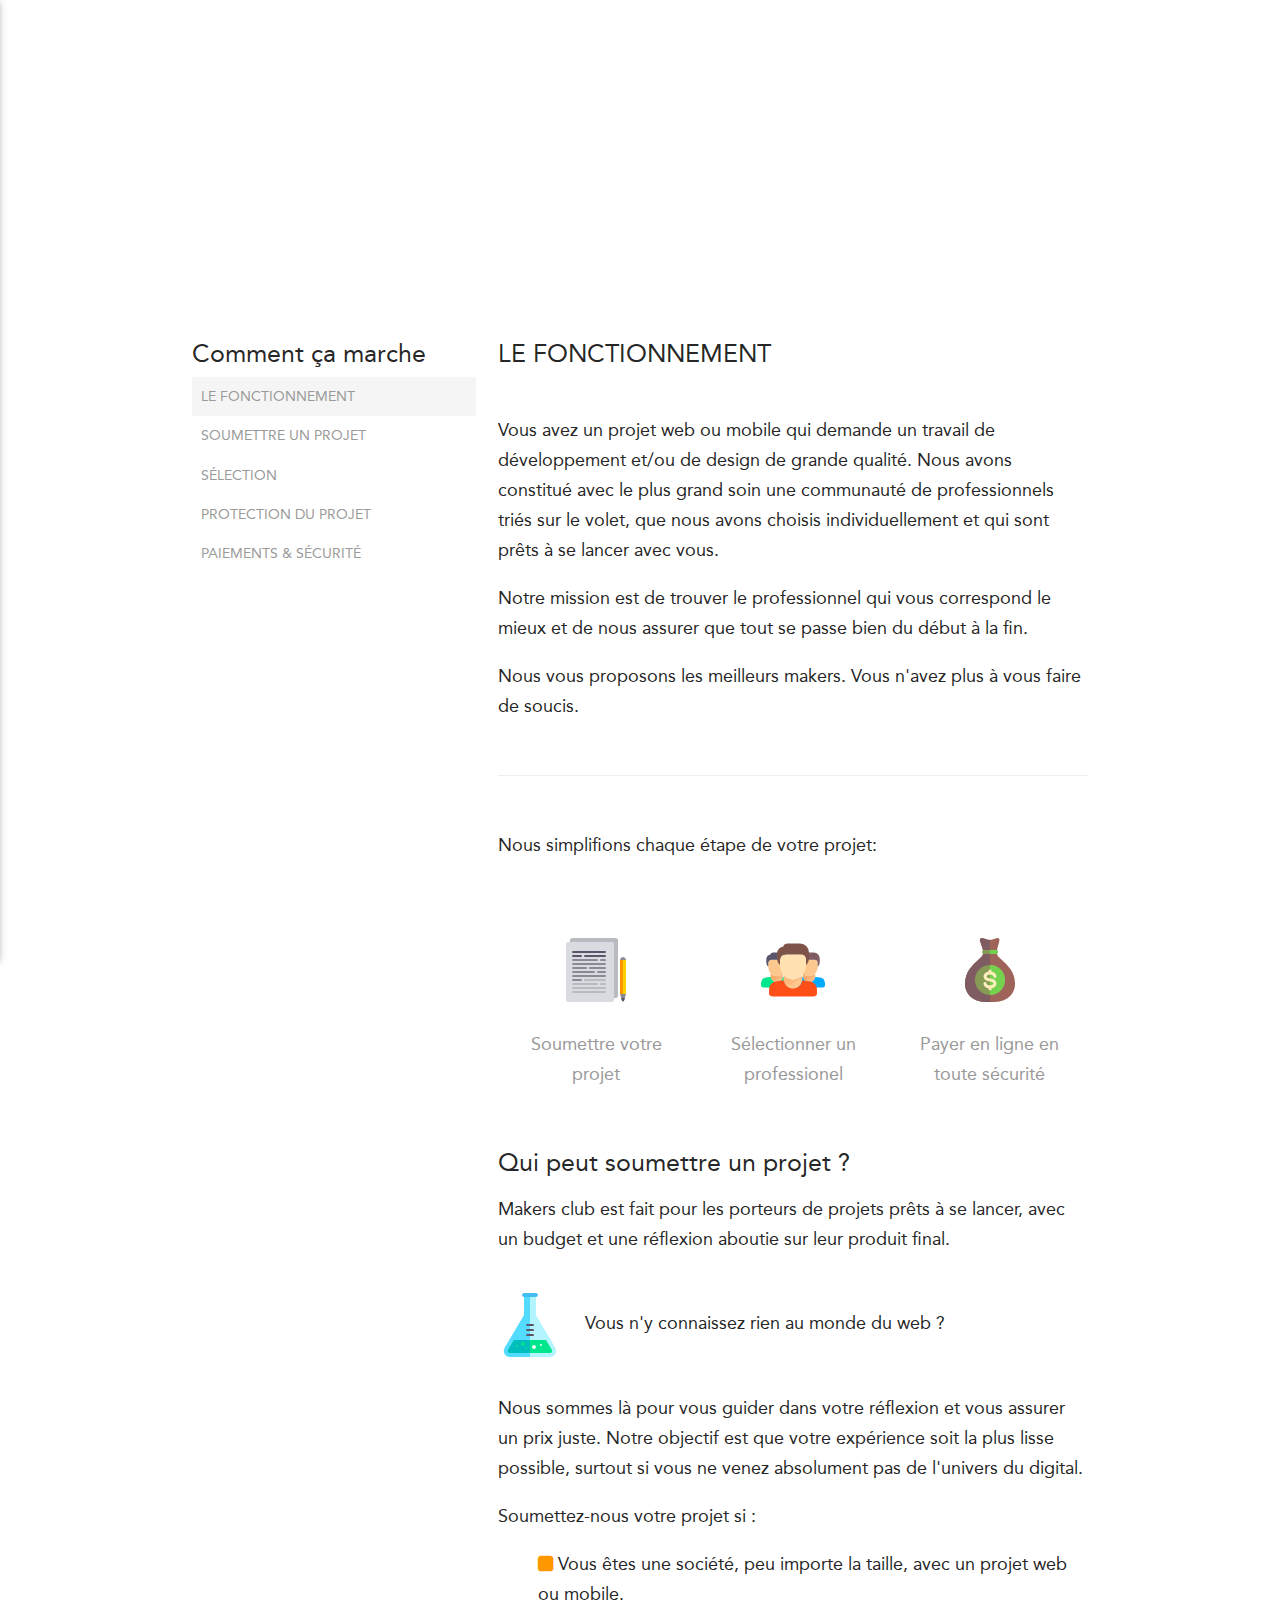
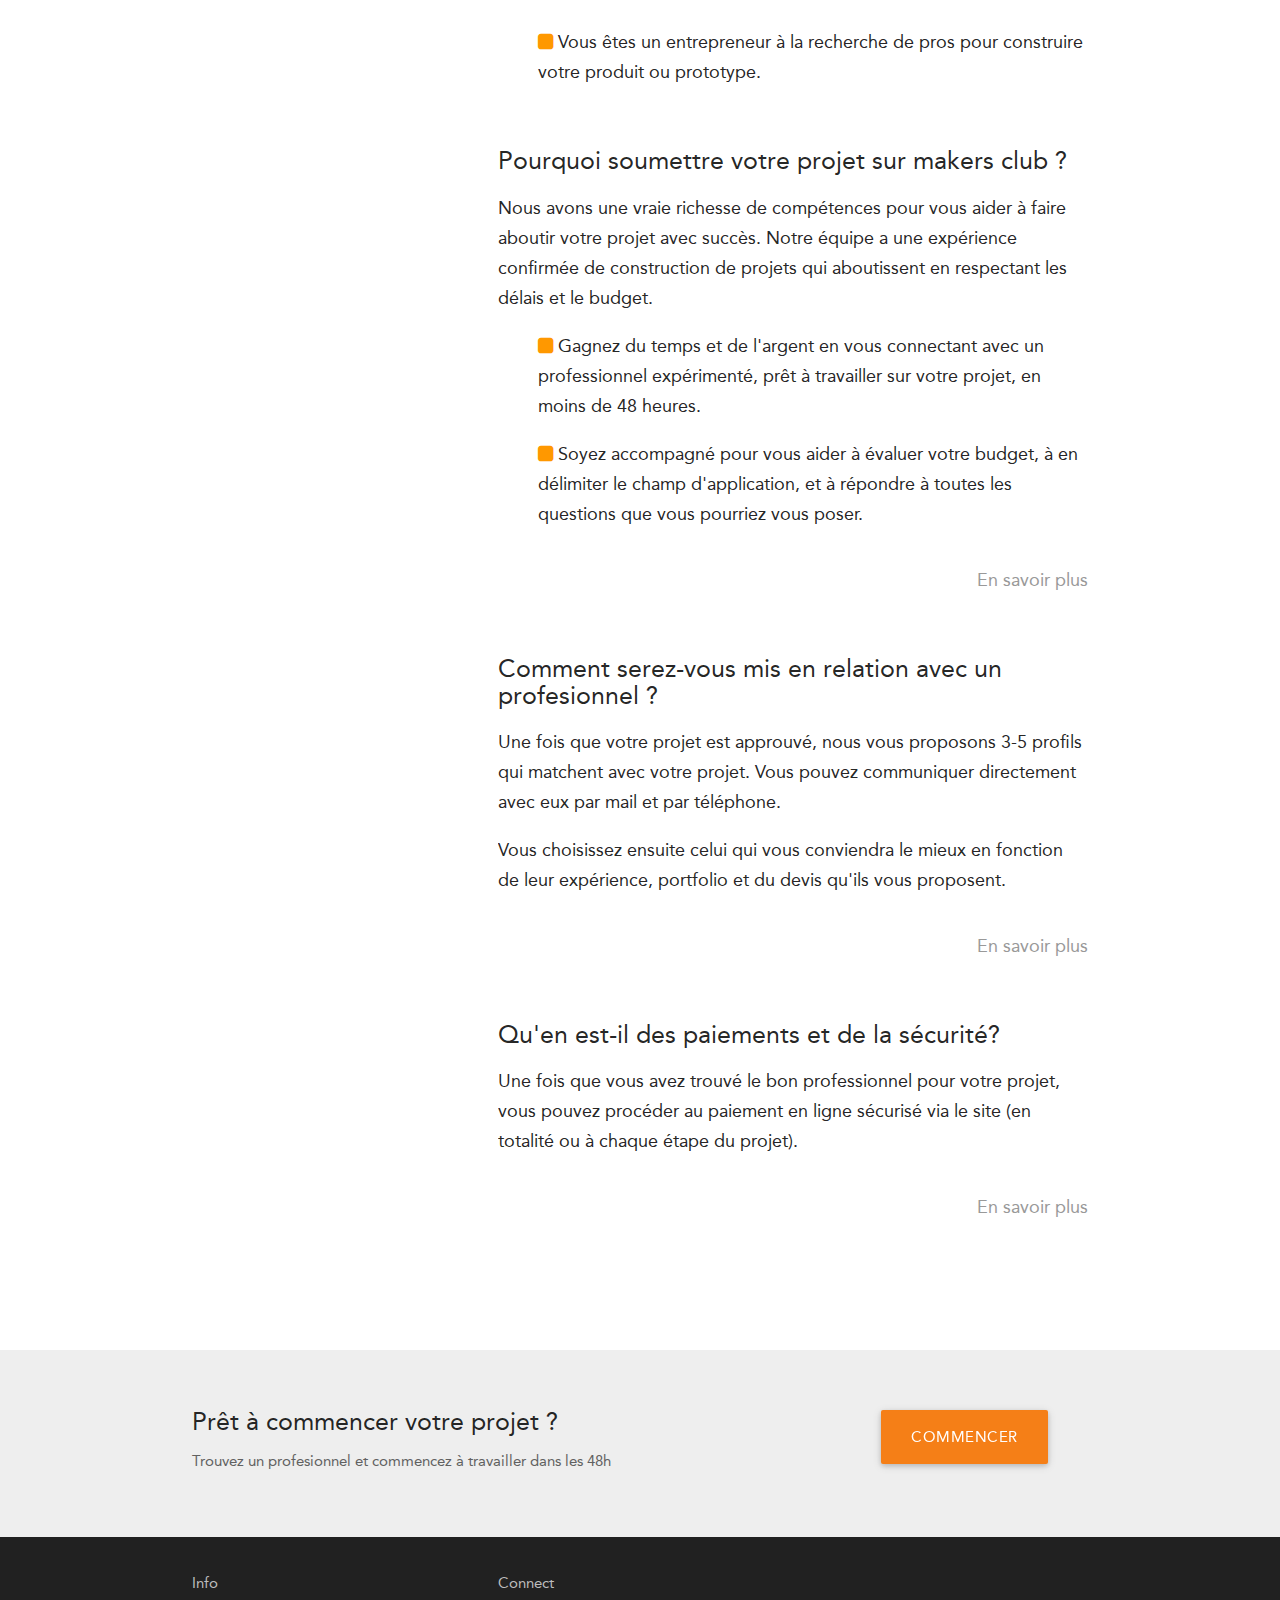
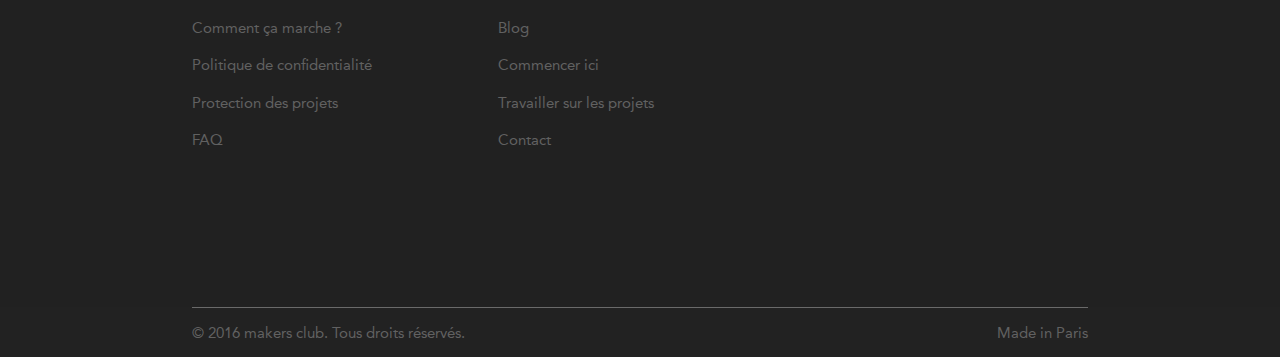
<file: how-it-works.html>
<!DOCTYPE html>
<html lang="en">
<head>
  <meta http-equiv="Content-Type" content="text/html; charset=UTF-8"/>
  <meta name="viewport" content="width=device-width, initial-scale=1, maximum-scale=1.0"/>
  <title>Makers Club | Comment ça marche</title>

  <!-- CSS  -->
  <link rel="icon" type="image/png" href="img/favicon2.ico">

  <link href="https://fonts.googleapis.com/icon?family=Material+Icons" rel="stylesheet">
  <link href="https://maxcdn.bootstrapcdn.com/font-awesome/4.6.2/css/font-awesome.min.css" rel="stylesheet">
  <link href="css/simpletextrotator.css" type="text/css" rel="stylesheet" media="screen,projection"/>
  <link href="css/materialize.css" type="text/css" rel="stylesheet" media="screen,projection"/>
  <link href='https://fonts.googleapis.com/css?family=Montserrat:400,700' rel='stylesheet' type='text/css'>
  <link href="css/style.css" type="text/css" rel="stylesheet" media="screen,projection"/>
</head>
<body>

<div id="how-it-works-img">
  <nav role="navigation">
    <div class="nav-wrapper container">
      <a id="logo-container" href="index.html" class="brand-logo">makers club<span class="beta uppercase">beta</span></a>
      <ul class="custom-nav hide-on-med-and-down">
        <li><a href="https://lena75.typeform.com/to/QsEqUr">J'AI UN PROJET</a></li>
        <li><a href="how-it-works.html" class="uppercase">comment ça marche ?</a></li>
        <li><a href="#">BLOG</a></li>
      </ul>
      <ul class="right hide-on-med-and-down">
        <li><a href="https://pennylena.wufoo.com/forms/m1595cka0bfynhv/">travailler sur les projets</a></li>
      </ul>
      <ul id="nav-mobile" class="side-nav">
        <li><a href="#">Navbar Link</a></li>
      </ul>
      <a href="#" data-activates="nav-mobile" class="button-collapse"><i class="material-icons">menu</i></a>
    </div>
  </nav>
  <div class="section " id="index-banner">
    <div class="container">
      <div class="row">
        <div class="col m7 s12">
          <h4 class="headline">Comment ça marche</h4>
        </div>
      </div>
    </div>
  </div>
</div>

  <div class="container">
    <div class="section">

      <!--   Icon Section   -->
      <div class="row content-inside ">
        <div class="col s12 m4 menu-how-it-works">
            <h5>Comment ça marche</h5>
            <p class="light uppercase grey lighten-4 "><a href="how-it-works.html">Le fonctionnement</a></p>
            <p class="light uppercase"><a href="submission-process.html">Soumettre un projet</a></p>
            <p class="light uppercase"><a href="selection-process.html">Sélection</a></p>
            <p class="light uppercase"><a href="#">Protection du projet</a></p>
            <p class="light uppercase"><a href="payment.html">Paiements & sécurité</a></p>
        </div>
        <div class="col s12 m8 content-how-it-works">
            <h5 class="uppercase">Le fonctionnement</h5>

            <div class="chunk">
              <p>Vous avez un projet web ou mobile qui demande un travail de développement et/ou de design de grande qualité. Nous avons constitué avec le plus grand soin une communauté de professionnels triés sur le volet, que nous avons choisis individuellement et qui sont prêts à se lancer avec vous. </p>
              <p>Notre mission est de trouver le professionnel qui vous correspond le mieux et de nous assurer que tout se passe bien du début à la fin.</p>

              <p class="underlined">Nous vous proposons les meilleurs makers. Vous n'avez plus à vous faire de soucis.</p>

              <p>Nous simplifions chaque étape de votre projet:</p>
              <br/><br/>
              <div class="center">
                <div class="col m4">
                  <img src="img/submission.png">
                  <p><a href="#">Soumettre votre projet</a></p>  
                </div>
                <div class="col m4">
                  <img src="img/team.png">
                  <p class="borange-text text-darken-3"><a href="#">Sélectionner un professionel</a></p>
                </div>
                <div class="col m4">
                  <img src="img/money-bag.png">
                  <p class="orange-text text-darken-3"><a href="#">Payer en ligne en toute sécurité</a></p>
                </div>
              </div>
            </div>

            <div class="chunk">
              <h5>Qui peut soumettre un projet ?</h5>

              <p>Makers club est fait pour les porteurs de projets prêts à se lancer, avec un budget et une réflexion aboutie sur leur produit final.</p>

              <div class="who-for">
                <img class="inline " src="img/flask.png">
                <p class="inline">Vous n'y connaissez rien au monde du web ?</p>
              </div>

              <p>Nous sommes là pour vous guider dans votre réflexion et vous assurer un prix juste. Notre objectif est que votre expérience soit la plus lisse possible, surtout si vous ne venez absolument pas de l'univers du digital.</p>

              <p>Soumettez-nous votre projet si : </p>
              <p class="indent"><i class="fa fa-square orange-text" aria-hidden="true"></i> Vous êtes une société, peu importe la taille, avec un projet web ou mobile.</p>

              <p class="indent"><i class="fa fa-square orange-text" aria-hidden="true"></i> Vous êtes un entrepreneur à la recherche de pros pour construire votre produit ou prototype.</p>
            </div>

            <div class="chunk">
              <h5>Pourquoi soumettre votre projet sur makers club ?</h5>

              <p>Nous avons une vraie richesse de compétences pour vous aider à faire aboutir votre projet avec succès. Notre équipe a une  expérience confirmée de construction de projets qui aboutissent en respectant les délais et le budget.</p>

              <p class="indent"><i class="fa fa-square orange-text" aria-hidden="true"></i> Gagnez du temps et de l'argent en vous connectant avec un professionnel expérimenté, prêt à travailler sur votre projet, en moins de 48 heures.</p>

              <p class="indent"><i class="fa fa-square orange-text" aria-hidden="true"></i> Soyez accompagné pour vous aider à évaluer votre budget, à en délimiter le champ d'application, et à répondre à toutes les questions que vous pourriez vous poser.</p>

              <p class="right"><a href="submission-process.html">En savoir plus</a></p>
            </div>

            <div class="chunk">
              <h5>Comment serez-vous mis en relation avec un profesionnel ?</h5>

              <p>Une fois que votre projet est approuvé, nous vous proposons 3-5 profils qui matchent avec votre projet. Vous pouvez communiquer directement avec eux par mail et par téléphone.</p>

              <p>Vous choisissez ensuite celui qui vous conviendra le mieux en fonction de leur expérience, portfolio et du devis qu'ils vous proposent.</p>

              <p class="right"><a href="selection-process.html">En savoir plus</a></p>

            </div>

             <div class="chunk">
              <h5>Qu'en est-il des paiements et de la sécurité?</h5>

              <p>Une fois que vous avez trouvé le bon professionnel pour votre projet, vous pouvez procéder au paiement en ligne sécurisé via le site (en totalité ou à chaque étape du projet).</p>

              <p class="right"><a href="#">En savoir plus</a></p>
          </div>
        </div>
      </div>
    </div>

  </div>

  <div class="grey lighten-3 ready-to-go">
    <div class="container">
      <div class="row ">
        <div class="col m9">
            <h5>Prêt à commencer votre projet ?</h5>
            <p class="grey-text text-darken-2">Trouvez un profesionnel et commencez à travailler dans les 48h</p>
        </div>
        <div class="col m3">
             <a href="https://lena75.typeform.com/to/QsEqUr" id="download-button" class="btn-large waves-effect waves-light yellow darken-4">Commencer</a>
        </div>
      </div>
    </div>
  </div>

  <footer class="page-footer grey darken-4 light">
    <div class="container">
      <div class="row">
        <div class="col l4 m6 s12">
          <p class="grey-text text-lighten-1">Info</p>
          <ul>
            <li><a class="grey-text text-darken-2" href="how-it-works.html">Comment ça marche ?</a></li>
            <li><a class="grey-text text-darken-2" href="#!">Politique de confidentialité</a></li>
            <li><a class="grey-text text-darken-2" href="#!">Protection des projets</a></li>
            <li><a class="grey-text text-darken-2" href="#!">FAQ</a></li>
          </ul>
        </div>
        <div class="col l3 m6 s12">
          <p class="grey-text text-lighten-1">Connect</p>
          <ul>
            <li><a class="grey-text text-darken-2" href="#!">Blog</a></li>
            <li><a class="grey-text text-darken-2" href="#!">Commencer ici</a></li>
            <li><a class="grey-text text-darken-2" href="#!">Travailler sur les projets</a></li>
            <li><a class="grey-text text-darken-2" href="#!">Contact</a></li>
          </ul>
        </div>
        <div class="col l5 m6 s12" >
          <p id="bottom-img"></p>
        </div>
      </div>
    </div>
    <div class="footer-copyright">
      <div class="container grey-text text-darken-2">
        © 2016 makers club. Tous droits réservés.
        <span class="right">Made in Paris</span>
      </div>
    </div>
  </footer>

  <script>
    (function(i,s,o,g,r,a,m){i['GoogleAnalyticsObject']=r;i[r]=i[r]||function(){
    (i[r].q=i[r].q||[]).push(arguments)},i[r].l=1*new Date();a=s.createElement(o),
    m=s.getElementsByTagName(o)[0];a.async=1;a.src=g;m.parentNode.insertBefore(a,m)
    })(window,document,'script','https://www.google-analytics.com/analytics.js','ga');

    ga('create', 'UA-51325244-3', 'auto');
    ga('send', 'pageview');

  </script>

<!-- Azalead tracking code --> 
  <script src="//b2btagmgr.azalead.com/tag?az=aWRTdWJzY3JpYmVyPTE3NTUmaWRTaXRlPTE3NzAmb3JpZ2luPW1ha2Vycy1jbHViLmNvLyZjdXN0b209bm9uZQ==" type="application/javascript"> </script> 
<!-- End Azalead tracking code --> 

  <!--  Scripts-->
  <script src="https://code.jquery.com/jquery-2.1.1.min.js"></script>
  <script src="js/jquery.simple-text-rotator.min.js"></script>
  <script src="js/materialize.js"></script>
  <script src="js/init.js"></script>

  </body>
</html>
</file>
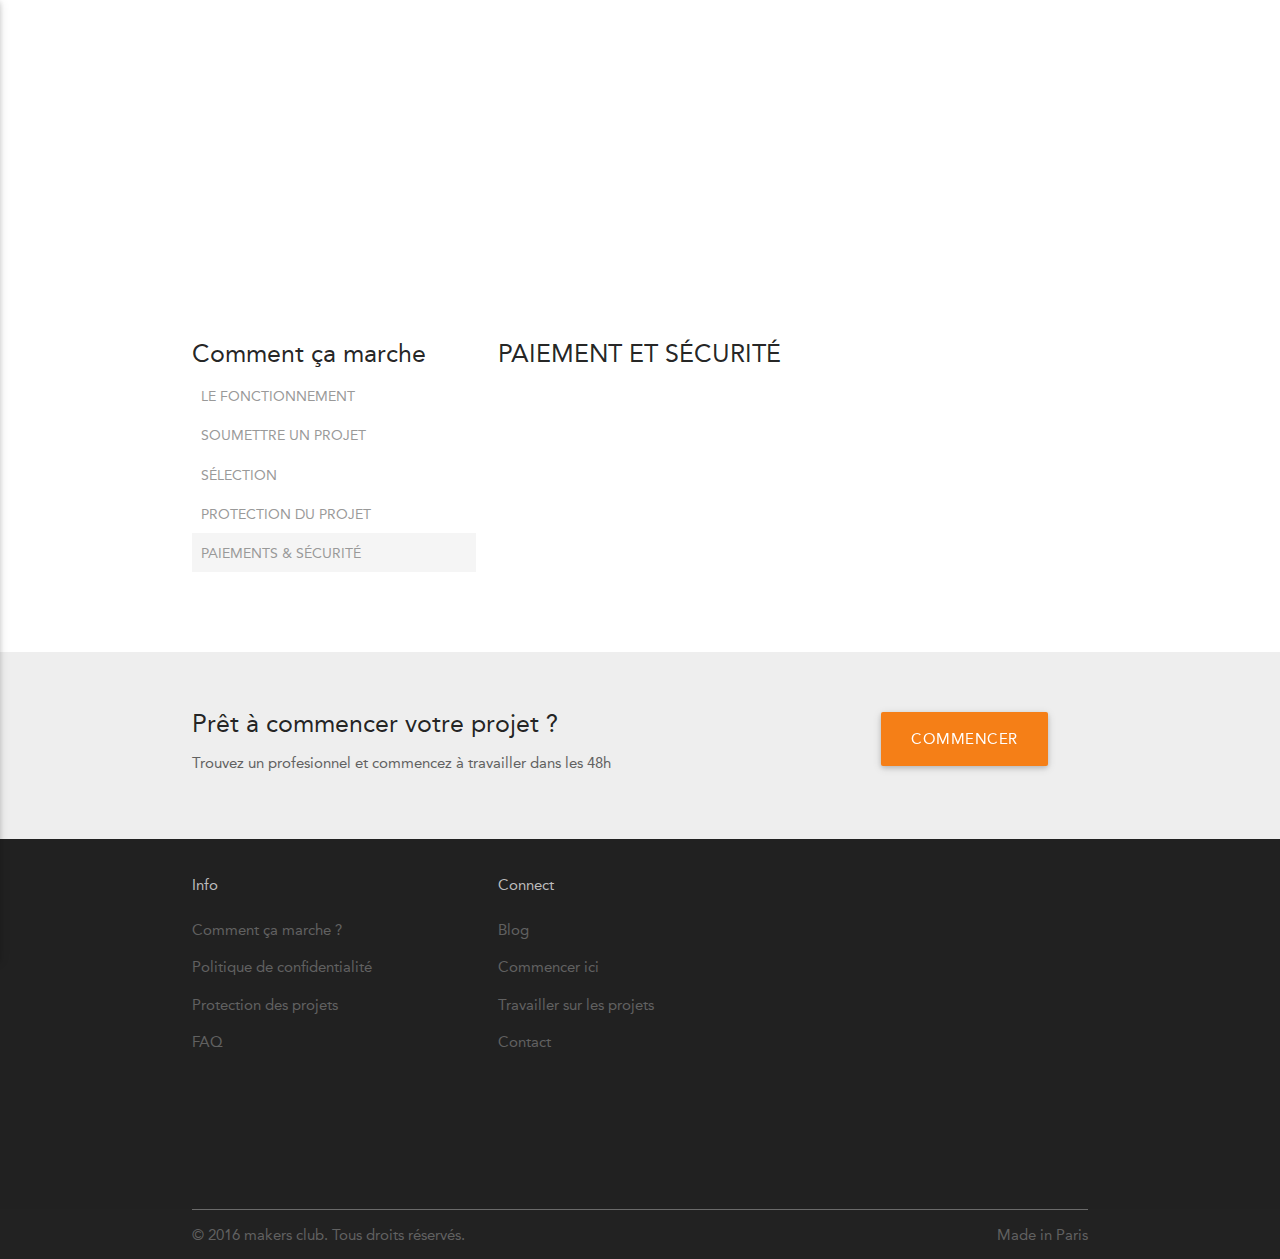
<file: payment.html>
<!DOCTYPE html>
<html lang="en">
<head>
  <meta http-equiv="Content-Type" content="text/html; charset=UTF-8"/>
  <meta name="viewport" content="width=device-width, initial-scale=1, maximum-scale=1.0"/>
  <title>Makers Club | Comment ça marche</title>

  <!-- CSS  -->
  <link rel="icon" type="image/png" href="img/favicon2.ico">
  
  <link href="https://fonts.googleapis.com/icon?family=Material+Icons" rel="stylesheet">
  <link href="https://maxcdn.bootstrapcdn.com/font-awesome/4.6.2/css/font-awesome.min.css" rel="stylesheet">
  <link href="css/simpletextrotator.css" type="text/css" rel="stylesheet" media="screen,projection"/>
  <link href="css/materialize.css" type="text/css" rel="stylesheet" media="screen,projection"/>
  <link href='https://fonts.googleapis.com/css?family=Montserrat:400,700' rel='stylesheet' type='text/css'>
  <link href="css/style.css" type="text/css" rel="stylesheet" media="screen,projection"/>
</head>
<body>

<div id="how-it-works-img">
  <nav role="navigation">
    <div class="nav-wrapper container">
      <a id="logo-container" href="index.html" class="brand-logo">makers club<span class="beta uppercase">beta</span></a>
      <ul class="custom-nav hide-on-med-and-down">
        <li><a href="https://lena75.typeform.com/to/QsEqUr">J'AI UN PROJET</a></li>
        <li><a href="how-it-works.html" class="uppercase">comment ça marche ?</a></li>
        <li><a href="#">BLOG</a></li>
      </ul>
      <ul class="right hide-on-med-and-down">
        <li><a href="https://pennylena.wufoo.com/forms/m1595cka0bfynhv/">travailler sur les projets</a></li>
      </ul>
      <ul id="nav-mobile" class="side-nav">
        <li><a href="#">Navbar Link</a></li>
      </ul>
      <a href="#" data-activates="nav-mobile" class="button-collapse"><i class="material-icons">menu</i></a>
    </div>
  </nav>
  <div class="section " id="index-banner">
    <div class="container">
      <div class="row">
        <div class="col m7 s12">
          <h4 class="headline">Comment ça marche</h4>
        </div>
      </div>
    </div>
  </div>
</div>

  <div class="container">
    <div class="section">

      <!--   Icon Section   -->
      <div class="row content-inside ">
        <div class="col s12 m4 menu-how-it-works">
            <h5>Comment ça marche</h5>
            <p class="light uppercase"><a href="how-it-works.html">Le fonctionnement</a></p>
            <p class="light uppercase"><a href="submission-process.html">Soumettre un projet</a></p>
            <p class="light uppercase"><a href="selection-process.html">Sélection</a></p>
            <p class="light uppercase"><a href="#">Protection du projet</a></p>
            <p class="light uppercase grey lighten-4 "><a href="payment.html">Paiements & sécurité</a></p>
        </div>
        <div class="col s12 m8 content-how-it-works">
            <h5 class="uppercase">Paiement et sécurité</h5>



            </div>
        </div>
      </div>
    </div>
  </div>

  <div class="grey lighten-3 ready-to-go">
    <div class="container">
      <div class="row ">
        <div class="col m9">
            <h5>Prêt à commencer votre projet ?</h5>
            <p class="grey-text text-darken-2">Trouvez un profesionnel et commencez à travailler dans les 48h</p>
        </div>
        <div class="col m3">
             <a href="https://lena75.typeform.com/to/QsEqUr" id="download-button" class="btn-large waves-effect waves-light yellow darken-4">Commencer</a>
        </div>
      </div>
    </div>
  </div>

  <footer class="page-footer grey darken-4 light">
    <div class="container">
      <div class="row">
        <div class="col l4 m6 s12">
          <p class="grey-text text-lighten-1">Info</p>
          <ul>
            <li><a class="grey-text text-darken-2" href="how-it-works.html">Comment ça marche ?</a></li>
            <li><a class="grey-text text-darken-2" href="#!">Politique de confidentialité</a></li>
            <li><a class="grey-text text-darken-2" href="#!">Protection des projets</a></li>
            <li><a class="grey-text text-darken-2" href="#!">FAQ</a></li>
          </ul>
        </div>
        <div class="col l3 m6 s12">
          <p class="grey-text text-lighten-1">Connect</p>
          <ul>
            <li><a class="grey-text text-darken-2" href="#!">Blog</a></li>
            <li><a class="grey-text text-darken-2" href="#!">Commencer ici</a></li>
            <li><a class="grey-text text-darken-2" href="#!">Travailler sur les projets</a></li>
            <li><a class="grey-text text-darken-2" href="#!">Contact</a></li>
          </ul>
        </div>
        <div class="col l5 m6 s12" >
          <p id="bottom-img"></p>
        </div>
      </div>
    </div>
    <div class="footer-copyright">
      <div class="container grey-text text-darken-2">
        © 2016 makers club. Tous droits réservés.
        <span class="right">Made in Paris</span>
      </div>
    </div>
  </footer>

  <script>
    (function(i,s,o,g,r,a,m){i['GoogleAnalyticsObject']=r;i[r]=i[r]||function(){
    (i[r].q=i[r].q||[]).push(arguments)},i[r].l=1*new Date();a=s.createElement(o),
    m=s.getElementsByTagName(o)[0];a.async=1;a.src=g;m.parentNode.insertBefore(a,m)
    })(window,document,'script','https://www.google-analytics.com/analytics.js','ga');

    ga('create', 'UA-51325244-3', 'auto');
    ga('send', 'pageview');

  </script>

  <!-- Azalead tracking code --> 
  <script src="//b2btagmgr.azalead.com/tag?az=aWRTdWJzY3JpYmVyPTE3NTUmaWRTaXRlPTE3NzAmb3JpZ2luPW1ha2Vycy1jbHViLmNvLyZjdXN0b209bm9uZQ==" type="application/javascript"> </script> 
  <!-- End Azalead tracking code --> 
  
  <!--  Scripts-->
  <script src="https://code.jquery.com/jquery-2.1.1.min.js"></script>
  <script src="js/jquery.simple-text-rotator.min.js"></script>
  <script src="js/materialize.js"></script>
  <script src="js/init.js"></script>

  </body>
</html>
</file>
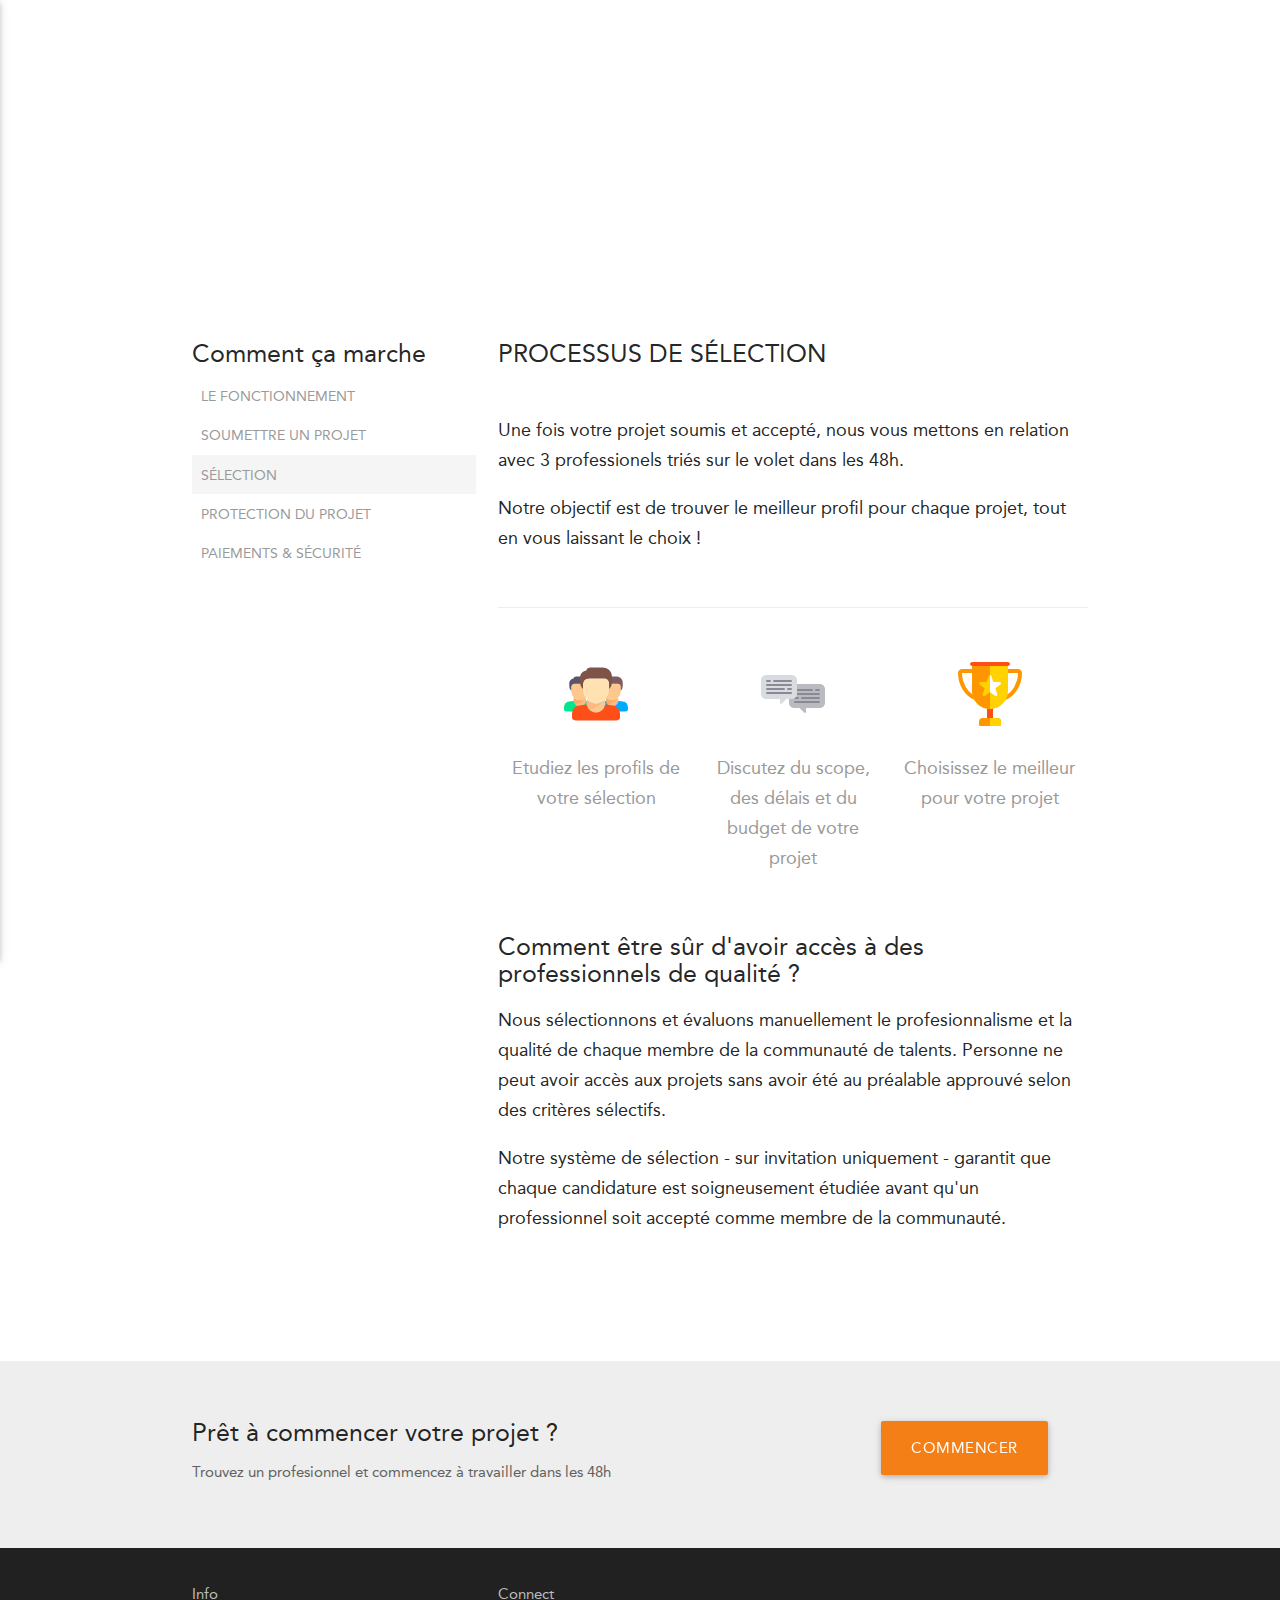
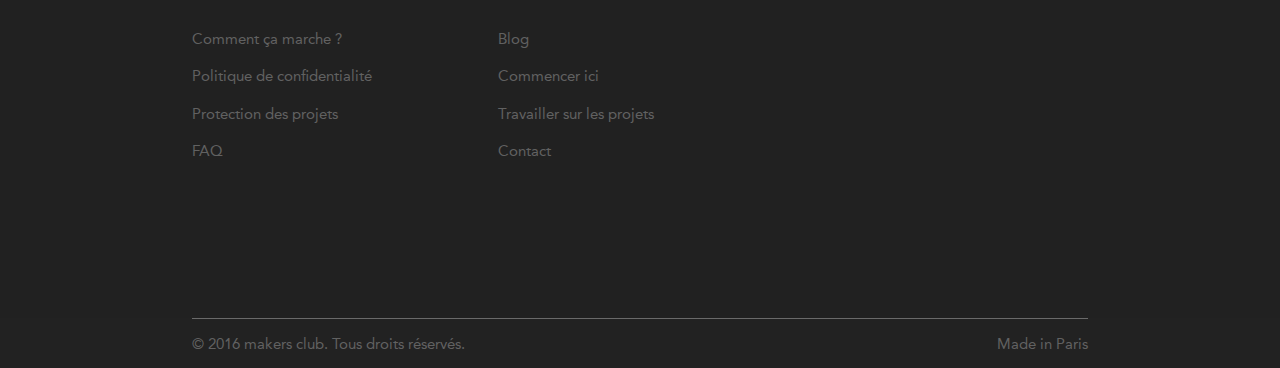
<file: selection-process.html>
<!DOCTYPE html>
<html lang="en">
<head>
  <meta http-equiv="Content-Type" content="text/html; charset=UTF-8"/>
  <meta name="viewport" content="width=device-width, initial-scale=1, maximum-scale=1.0"/>
  <title>Makers Club | Comment ça marche</title>

  <!-- CSS  -->
  <link rel="icon" type="image/png" href="img/favicon2.ico">
  
  <link href="https://fonts.googleapis.com/icon?family=Material+Icons" rel="stylesheet">
  <link href="https://maxcdn.bootstrapcdn.com/font-awesome/4.6.2/css/font-awesome.min.css" rel="stylesheet">
  <link href="css/simpletextrotator.css" type="text/css" rel="stylesheet" media="screen,projection"/>
  <link href="css/materialize.css" type="text/css" rel="stylesheet" media="screen,projection"/>
  <link href='https://fonts.googleapis.com/css?family=Montserrat:400,700' rel='stylesheet' type='text/css'>
  <link href="css/style.css" type="text/css" rel="stylesheet" media="screen,projection"/>
</head>
<body>

<div id="how-it-works-img">
  <nav role="navigation">
    <div class="nav-wrapper container">
      <a id="logo-container" href="index.html" class="brand-logo">makers club<span class="beta uppercase">beta</span></a>
      <ul class="custom-nav hide-on-med-and-down">
        <li><a href="https://lena75.typeform.com/to/QsEqUr">J'AI UN PROJET</a></li>
        <li><a href="how-it-works.html" class="uppercase">comment ça marche ?</a></li>
        <li><a href="#">BLOG</a></li>
      </ul>
      <ul class="right hide-on-med-and-down">
        <li><a href="https://pennylena.wufoo.com/forms/m1595cka0bfynhv/">travailler sur les projets</a></li>
      </ul>
      <ul id="nav-mobile" class="side-nav">
        <li><a href="#">Navbar Link</a></li>
      </ul>
      <a href="#" data-activates="nav-mobile" class="button-collapse"><i class="material-icons">menu</i></a>
    </div>
  </nav>
  <div class="section " id="index-banner">
    <div class="container">
      <div class="row">
        <div class="col m7 s12">
          <h4 class="headline">Comment ça marche</h4>
        </div>
      </div>
    </div>
  </div>
</div>

  <div class="container">
    <div class="section">

      <!--   Icon Section   -->
      <div class="row content-inside ">
        <div class="col s12 m4 menu-how-it-works">
            <h5>Comment ça marche</h5>
            <p class="light uppercase"><a href="how-it-works.html">Le fonctionnement</a></p>
            <p class="light uppercase"><a href="submission-process.html">Soumettre un projet</a></p>
            <p class="light uppercase grey lighten-4 "><a href="selection-process.html">Sélection</a></p>
            <p class="light uppercase"><a href="#">Protection du projet</a></p>
            <p class="light uppercase"><a href="payment.html">Paiements & sécurité</a></p>
        </div>
        <div class="col s12 m8 content-how-it-works">
            <h5 class="uppercase">Processus de sélection</h5>

            <div class="chunk">
              <p>Une fois votre projet soumis et accepté, nous vous mettons en relation avec 3 professionels triés sur le volet dans les 48h.</p>
              <p class="underlined">Notre objectif est de trouver le meilleur profil pour chaque projet, tout en vous laissant le choix !</p>

                <div class="center">
                  <div class="col m4">
                    <img src="img/team.png">
                    <p class="borange-text text-darken-3"><a href="#">Etudiez les profils de votre sélection</a></p>
                  </div>
                  <div class="col m4">
                    <img src="img/chat.png">
                    <p class="borange-text text-darken-3"><a href="#">Discutez du scope, des délais et du budget de votre projet</a></p>
                  </div>                 
                  <div class="col m4">
                    <img src="img/trophy.png">
                    <p class="orange-text text-darken-3"><a href="#">Choisissez le meilleur pour votre projet</a></p>
                  </div>
                </div>
              </div>

              <div class="chunk">
                <h5>Comment être sûr d'avoir accès à des professionnels de qualité ?</h5>

                <p>Nous sélectionnons et évaluons manuellement le profesionnalisme et la qualité de chaque membre de la communauté de talents. Personne ne peut avoir accès aux projets sans avoir été au préalable approuvé selon des critères sélectifs. </p>

                <p>Notre système de sélection - sur invitation uniquement - garantit que chaque candidature est soigneusement étudiée avant qu'un professionnel soit accepté comme membre de la communauté.</p>            
              </div>

            </div>
        </div>
      </div>
    </div>
  </div>

  <div class="grey lighten-3 ready-to-go">
    <div class="container">
      <div class="row ">
        <div class="col m9">
            <h5>Prêt à commencer votre projet ?</h5>
            <p class="grey-text text-darken-2">Trouvez un profesionnel et commencez à travailler dans les 48h</p>
        </div>
        <div class="col m3">
             <a href="https://lena75.typeform.com/to/QsEqUr" id="download-button" class="btn-large waves-effect waves-light yellow darken-4">Commencer</a>
        </div>
      </div>
    </div>
  </div>

  <footer class="page-footer grey darken-4 light">
    <div class="container">
      <div class="row">
        <div class="col l4 m6 s12">
          <p class="grey-text text-lighten-1">Info</p>
          <ul>
            <li><a class="grey-text text-darken-2" href="how-it-works.html">Comment ça marche ?</a></li>
            <li><a class="grey-text text-darken-2" href="#!">Politique de confidentialité</a></li>
            <li><a class="grey-text text-darken-2" href="#!">Protection des projets</a></li>
            <li><a class="grey-text text-darken-2" href="#!">FAQ</a></li>
          </ul>
        </div>
        <div class="col l3 m6 s12">
          <p class="grey-text text-lighten-1">Connect</p>
          <ul>
            <li><a class="grey-text text-darken-2" href="#!">Blog</a></li>
            <li><a class="grey-text text-darken-2" href="#!">Commencer ici</a></li>
            <li><a class="grey-text text-darken-2" href="#!">Travailler sur les projets</a></li>
            <li><a class="grey-text text-darken-2" href="#!">Contact</a></li>
          </ul>
        </div>
        <div class="col l5 m6 s12" >
          <p id="bottom-img"></p>
        </div>
      </div>
    </div>
    <div class="footer-copyright">
      <div class="container grey-text text-darken-2">
        © 2016 makers club. Tous droits réservés.
        <span class="right">Made in Paris</span>
      </div>
    </div>
  </footer>

  <script>
    (function(i,s,o,g,r,a,m){i['GoogleAnalyticsObject']=r;i[r]=i[r]||function(){
    (i[r].q=i[r].q||[]).push(arguments)},i[r].l=1*new Date();a=s.createElement(o),
    m=s.getElementsByTagName(o)[0];a.async=1;a.src=g;m.parentNode.insertBefore(a,m)
    })(window,document,'script','https://www.google-analytics.com/analytics.js','ga');

    ga('create', 'UA-51325244-3', 'auto');
    ga('send', 'pageview');

  </script>

    <!-- Azalead tracking code --> 
  <script src="//b2btagmgr.azalead.com/tag?az=aWRTdWJzY3JpYmVyPTE3NTUmaWRTaXRlPTE3NzAmb3JpZ2luPW1ha2Vycy1jbHViLmNvLyZjdXN0b209bm9uZQ==" type="application/javascript"> </script> 
  <!-- End Azalead tracking code --> 

  <!--  Scripts-->
  <script src="https://code.jquery.com/jquery-2.1.1.min.js"></script>
  <script src="js/jquery.simple-text-rotator.min.js"></script>
  <script src="js/materialize.js"></script>
  <script src="js/init.js"></script>

  </body>
</html>
</file>
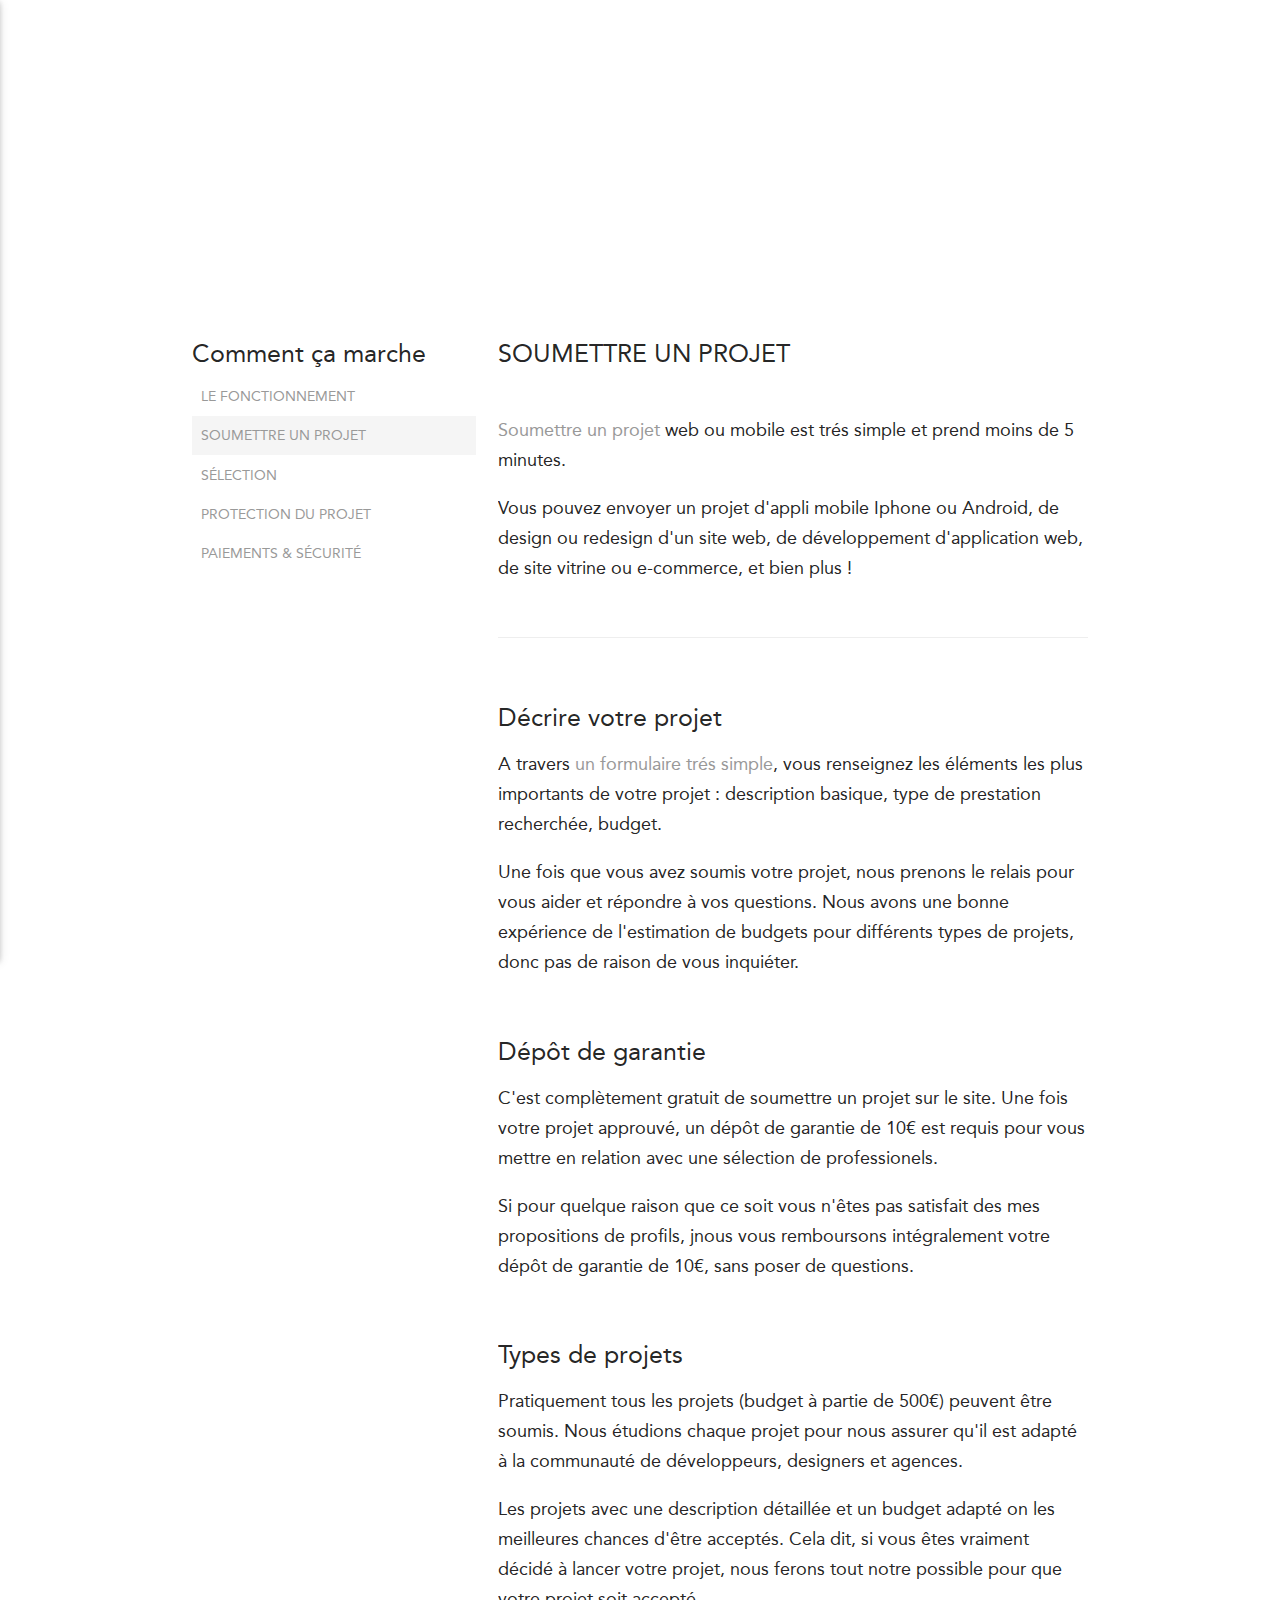
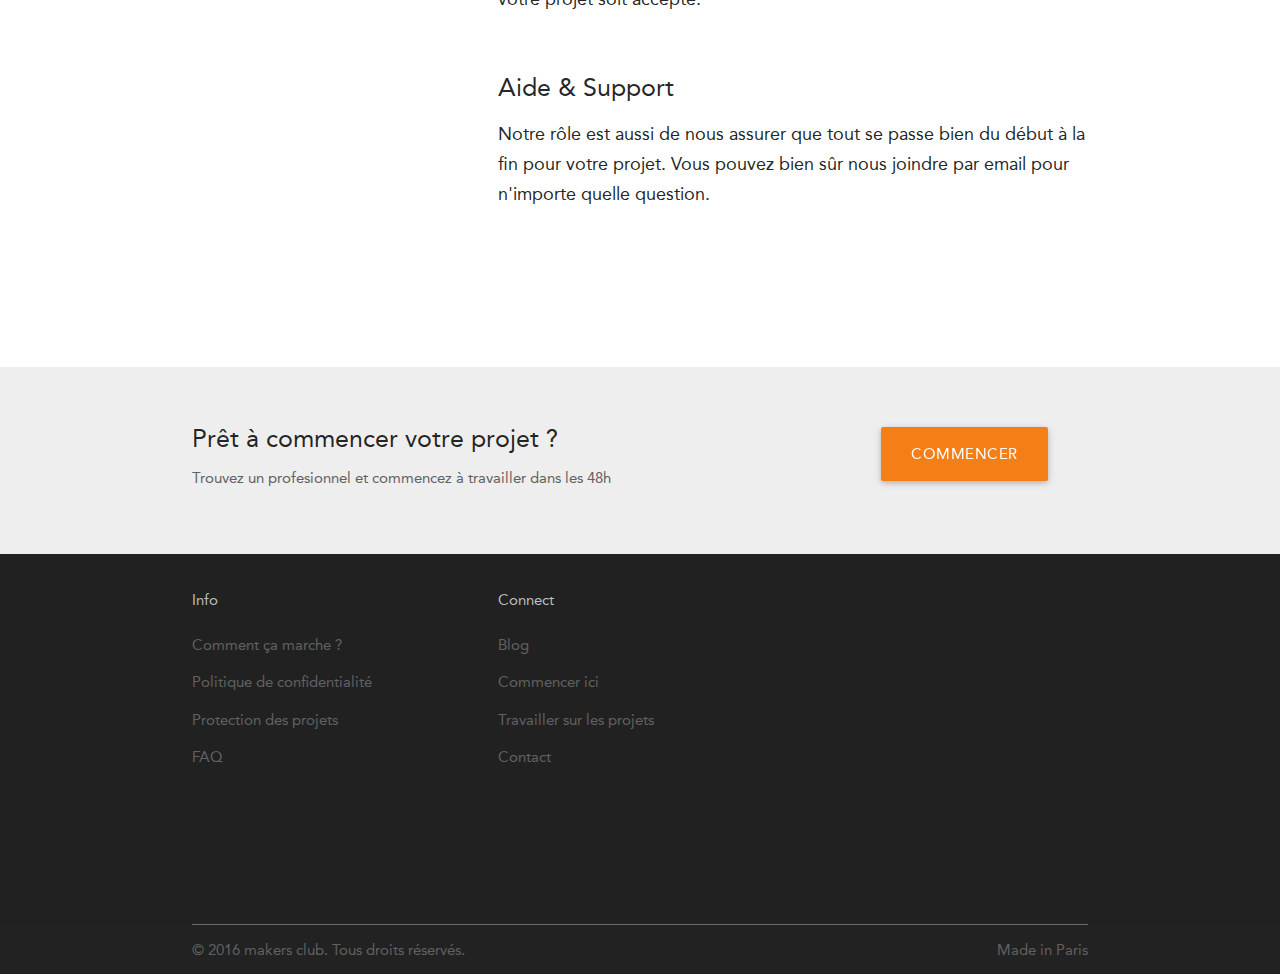
<file: submission-process.html>
<!DOCTYPE html>
<html lang="en">
<head>
  <meta http-equiv="Content-Type" content="text/html; charset=UTF-8"/>
  <meta name="viewport" content="width=device-width, initial-scale=1, maximum-scale=1.0"/>
  <title>Makers Club | Comment ça marche</title>

  <!-- CSS  -->
  <link rel="icon" type="image/png" href="img/favicon2.ico">

  <link href="https://fonts.googleapis.com/icon?family=Material+Icons" rel="stylesheet">
  <link href="https://maxcdn.bootstrapcdn.com/font-awesome/4.6.2/css/font-awesome.min.css" rel="stylesheet">
  <link href="css/simpletextrotator.css" type="text/css" rel="stylesheet" media="screen,projection"/>
  <link href="css/materialize.css" type="text/css" rel="stylesheet" media="screen,projection"/>
  <link href='https://fonts.googleapis.com/css?family=Montserrat:400,700' rel='stylesheet' type='text/css'>
  <link href="css/style.css" type="text/css" rel="stylesheet" media="screen,projection"/>
</head>
<body>

<div id="how-it-works-img">
  <nav role="navigation">
    <div class="nav-wrapper container">
      <a id="logo-container" href="index.html" class="brand-logo">makers club<span class="beta uppercase">beta</span></a>
      <ul class="custom-nav hide-on-med-and-down">
        <li><a href="https://lena75.typeform.com/to/QsEqUr">J'AI UN PROJET</a></li>
        <li><a href="how-it-works.html" class="uppercase">comment ça marche ?</a></li>
        <li><a href="#">BLOG</a></li>
      </ul>
      <ul class="right hide-on-med-and-down">
        <li><a href="https://pennylena.wufoo.com/forms/m1595cka0bfynhv/">travailler sur les projets</a></li>
      </ul>
      <ul id="nav-mobile" class="side-nav">
        <li><a href="#">Navbar Link</a></li>
      </ul>
      <a href="#" data-activates="nav-mobile" class="button-collapse"><i class="material-icons">menu</i></a>
    </div>
  </nav>
  <div class="section " id="index-banner">
    <div class="container">
      <div class="row">
        <div class="col m7 s12">
          <h4 class="headline">Comment ça marche</h4>
        </div>
      </div>
    </div>
  </div>
</div>

  <div class="container">
    <div class="section">

      <!--   Icon Section   -->
      <div class="row content-inside ">
        <div class="col s12 m4 menu-how-it-works">
            <h5>Comment ça marche</h5>
            <p class="light uppercase"><a href="how-it-works.html">Le fonctionnement</a></p>
            <p class="light uppercase grey lighten-4 "><a href="submission-process.html">Soumettre un projet</a></p>
            <p class="light uppercase"><a href="selection-process.html">Sélection</a></p>
            <p class="light uppercase"><a href="#">Protection du projet</a></p>
            <p class="light uppercase"><a href="payment.html">Paiements & sécurité</a></p>
        </div>
        <div class="col s12 m8 content-how-it-works">
            <h5 class="uppercase">Soumettre un projet</h5>

            <div class="chunk">
              <p><a href="https://lena75.typeform.com/to/QsEqUr" target="_blank">Soumettre un projet</a> web ou mobile est trés simple et prend moins de 5 minutes.</p>
              <p class="underlined">Vous pouvez envoyer un projet d'appli mobile Iphone ou Android, de design ou redesign d'un site web, de développement d'application web, de site vitrine ou e-commerce, et bien plus !</p>


              <div class="chunk">
                <h5>Décrire votre projet</h5>

                <p>A travers <a href="https://lena75.typeform.com/to/QsEqUr" target="_blank">un formulaire trés simple</a>, vous renseignez les éléments les plus importants de votre projet : description basique, type de prestation recherchée, budget.</p>

                <p>Une fois que vous avez soumis votre projet, nous prenons le relais pour vous aider et répondre à vos questions. Nous avons une bonne expérience de l'estimation de budgets</a> pour différents types de projets, donc pas de raison de vous inquiéter.</p>
             
              </div>


               <div class="chunk">
                <h5>Dépôt de garantie</h5>

                <p>C'est complètement gratuit de soumettre un projet sur le site. Une fois votre projet approuvé, un dépôt de garantie de 10€ est requis pour vous mettre en relation avec une sélection de professionels.</p>

                <p>Si pour quelque raison que ce soit vous n'êtes pas satisfait des mes propositions de profils, jnous vous remboursons intégralement votre dépôt de garantie de 10€, sans poser de questions.</p>

              </div>

             <div class="chunk">
                <h5>Types de projets</h5>

                <p>Pratiquement tous les projets (budget à partie de 500€) peuvent être soumis. Nous étudions chaque projet pour nous assurer qu'il est adapté à la communauté de développeurs, designers et agences.</p>

                <p>Les projets avec une description détaillée et un budget adapté on les meilleures chances d'être acceptés. Cela dit, si vous êtes vraiment décidé à lancer votre projet, nous ferons tout notre possible pour que votre projet soit accepté.</p>
              </div>

               <div class="chunk">
                <h5>Aide & Support</h5>

                <p>Notre rôle est aussi de nous assurer que tout se passe bien du début à la fin pour votre projet. Vous pouvez bien sûr nous joindre par email pour n'importe quelle question.</p>
              </div>
            </div>
        </div>
      </div>
    </div>
  </div>

  <div class="grey lighten-3 ready-to-go">
    <div class="container">
      <div class="row ">
        <div class="col m9">
            <h5>Prêt à commencer votre projet ?</h5>
            <p class="grey-text text-darken-2">Trouvez un profesionnel et commencez à travailler dans les 48h</p>
        </div>
        <div class="col m3">
             <a href="https://lena75.typeform.com/to/QsEqUr" id="download-button" class="btn-large waves-effect waves-light yellow darken-4">Commencer</a>
        </div>
      </div>
    </div>
  </div>

  <footer class="page-footer grey darken-4 light">
    <div class="container">
      <div class="row">
        <div class="col l4 m6 s12">
          <p class="grey-text text-lighten-1">Info</p>
          <ul>
            <li><a class="grey-text text-darken-2" href="how-it-works.html">Comment ça marche ?</a></li>
            <li><a class="grey-text text-darken-2" href="#!">Politique de confidentialité</a></li>
            <li><a class="grey-text text-darken-2" href="#!">Protection des projets</a></li>
            <li><a class="grey-text text-darken-2" href="#!">FAQ</a></li>
          </ul>
        </div>
        <div class="col l3 m6 s12">
          <p class="grey-text text-lighten-1">Connect</p>
          <ul>
            <li><a class="grey-text text-darken-2" href="#!">Blog</a></li>
            <li><a class="grey-text text-darken-2" href="#!">Commencer ici</a></li>
            <li><a class="grey-text text-darken-2" href="#!">Travailler sur les projets</a></li>
            <li><a class="grey-text text-darken-2" href="#!">Contact</a></li>
          </ul>
        </div>
        <div class="col l5 m6 s12" >
          <p id="bottom-img"></p>
        </div>
      </div>
    </div>
    <div class="footer-copyright">
      <div class="container grey-text text-darken-2">
        © 2016 makers club. Tous droits réservés.
        <span class="right">Made in Paris</span>
      </div>
    </div>
  </footer>

  <script>
    (function(i,s,o,g,r,a,m){i['GoogleAnalyticsObject']=r;i[r]=i[r]||function(){
    (i[r].q=i[r].q||[]).push(arguments)},i[r].l=1*new Date();a=s.createElement(o),
    m=s.getElementsByTagName(o)[0];a.async=1;a.src=g;m.parentNode.insertBefore(a,m)
    })(window,document,'script','https://www.google-analytics.com/analytics.js','ga');

    ga('create', 'UA-51325244-3', 'auto');
    ga('send', 'pageview');

  </script>

    <!-- Azalead tracking code --> 
  <script src="//b2btagmgr.azalead.com/tag?az=aWRTdWJzY3JpYmVyPTE3NTUmaWRTaXRlPTE3NzAmb3JpZ2luPW1ha2Vycy1jbHViLmNvLyZjdXN0b209bm9uZQ==" type="application/javascript"> </script> 
  <!-- End Azalead tracking code --> 

  <!--  Scripts-->
  <script src="https://code.jquery.com/jquery-2.1.1.min.js"></script>
  <script src="js/jquery.simple-text-rotator.min.js"></script>
  <script src="js/materialize.js"></script>
  <script src="js/init.js"></script>

  </body>
</html>
</file>
<file: css/simpletextrotator.css>
.rotating {
  display: inline-block;
  -webkit-transform-style: preserve-3d;
  -moz-transform-style: preserve-3d;
  -ms-transform-style: preserve-3d;
  -o-transform-style: preserve-3d;
  transform-style: preserve-3d;
  -webkit-transform: rotateX(0) rotateY(0) rotateZ(0);
  -moz-transform: rotateX(0) rotateY(0) rotateZ(0);
  -ms-transform: rotateX(0) rotateY(0) rotateZ(0);
  -o-transform: rotateX(0) rotateY(0) rotateZ(0);
  transform: rotateX(0) rotateY(0) rotateZ(0);
  -webkit-transition: 0.5s;
  -moz-transition: 0.5s;
  -ms-transition: 0.5s;
  -o-transition: 0.5s;
  transition: 0.5s;
  -webkit-transform-origin-x: 50%;
}

.rotating.flip {
  position: relative;
}

.rotating .front, .rotating .back {
  left: 0;
  top: 0;
  -webkit-backface-visibility: hidden;
  -moz-backface-visibility: hidden;
  -ms-backface-visibility: hidden;
  -o-backface-visibility: hidden;
  backface-visibility: hidden;
}

.rotating .front {
  position: absolute;
  display: inline-block;
  -webkit-transform: translate3d(0,0,1px);
  -moz-transform: translate3d(0,0,1px);
  -ms-transform: translate3d(0,0,1px);
  -o-transform: translate3d(0,0,1px);
  transform: translate3d(0,0,1px);
}

.rotating.flip .front {
  z-index: 1;
}

.rotating .back {
  display: block;
  opacity: 0;
}

.rotating.spin {
  -webkit-transform: rotate(360deg) scale(0);
  -moz-transform: rotate(360deg) scale(0);
  -ms-transform: rotate(360deg) scale(0);
  -o-transform: rotate(360deg) scale(0);
  transform: rotate(360deg) scale(0);
}



.rotating.flip .back {
  z-index: 2;
  display: block;
  opacity: 1;
  
  -webkit-transform: rotateY(180deg) translate3d(0,0,0);
  -moz-transform: rotateY(180deg) translate3d(0,0,0);
  -ms-transform: rotateY(180deg) translate3d(0,0,0);
  -o-transform: rotateY(180deg) translate3d(0,0,0);
  transform: rotateY(180deg) translate3d(0,0,0);
}

.rotating.flip.up .back {
  -webkit-transform: rotateX(180deg) translate3d(0,0,0);
  -moz-transform: rotateX(180deg) translate3d(0,0,0);
  -ms-transform: rotateX(180deg) translate3d(0,0,0);
  -o-transform: rotateX(180deg) translate3d(0,0,0);
  transform: rotateX(180deg) translate3d(0,0,0);
}

.rotating.flip.cube .front {
  -webkit-transform: translate3d(0,0,100px) scale(0.9,0.9);
  -moz-transform: translate3d(0,0,100px) scale(0.85,0.85);
  -ms-transform: translate3d(0,0,100px) scale(0.85,0.85);
  -o-transform: translate3d(0,0,100px) scale(0.85,0.85);
  transform: translate3d(0,0,100px) scale(0.85,0.85);
}

.rotating.flip.cube .back {
  -webkit-transform: rotateY(180deg) translate3d(0,0,100px) scale(0.9,0.9);
  -moz-transform: rotateY(180deg) translate3d(0,0,100px) scale(0.85,0.85);
  -ms-transform: rotateY(180deg) translate3d(0,0,100px) scale(0.85,0.85);
  -o-transform: rotateY(180deg) translate3d(0,0,100px) scale(0.85,0.85);
  transform: rotateY(180deg) translate3d(0,0,100px) scale(0.85,0.85);
}

.rotating.flip.cube.up .back {
  -webkit-transform: rotateX(180deg) translate3d(0,0,100px) scale(0.9,0.9);
  -moz-transform: rotateX(180deg) translate3d(0,0,100px) scale(0.85,0.85);
  -ms-transform: rotateX(180deg) translate3d(0,0,100px) scale(0.85,0.85);
  -o-transform: rotateX(180deg) translate3d(0,0,100px) scale(0.85,0.85);
  transform: rotateX(180deg) translate3d(0,0,100px) scale(0.85,0.85);
}
</file>
<file: css/style.css>
/* Custom Stylesheet */
/**
 * Use this file to override Materialize files so you can update
 * the core Materialize files in the future
 *
 * Made By MaterializeCSS.com
 */

.icon-block {
  padding: 0 15px;
}
.icon-block .material-icons {
	font-size: inherit;
}

.bold {
    font-weight: bold;
    font-size: 1.2em;
}

.indent {
    padding-left:40px;
}

.uppercase {
    text-transform: uppercase;
}

.highlight {
    font-family: "AvenirLTStd-Heavy", sans-serif;
}

.beta {
    font-size: 0.5em;
    position: absolute;
    top: 20px;
    left: 130px;
    font-family: "AvenirLTStd-Light", sans-serif;
}

#main-img {
     background-image: url(../img/working.jpg);
     background-size: cover;
     color: #fff;
}

#how-it-works-img {
    background-image: url(https://snap-photos.s3.amazonaws.com/img-thumbs/960w/2H0QPGDVGZ.jpg);
    background-size: cover;
    color: #fff;
}

 #bottom-img {
    background-image: url(https://snap-photos.s3.amazonaws.com/img-thumbs/960w/VXFA58HGJ1.jpg);
    background-size: cover;
    color: #fff;
    height: 300px;
    border-radius: 3px;
 }

.nav {
    background-color: none;
}

.underlined {
    border-bottom: 1px solid #eee;
    padding-bottom: 3em;
    margin-bottom: 3em;
}

.custom-nav {
    margin-left: 25%;
}

.headline {
    line-height: 140%;
}

#main-img #index-banner {
    padding: 3em 0 12em 0;
}

#how-it-works-img  #index-banner {
    padding: 3em 0 4em 0;
}

.inline {
    display: inline-block;
}

#offer-icons {
    padding: 2em 0;
}

#offer-icons {
    padding: 2em 0;
}

.icon-img {
    margin-right: 20px;
}

.boutton {
    border: 1px solid #ccc;
    color: grey;
    display: inline-block;
    margin-top: 20px;
    margin-bottom: 0;
    font-weight: 400;
    text-decoration: none;
    -ms-touch-action: manipulation;
    touch-action: manipulation;
    cursor: pointer;
    white-space: nowrap;
    -webkit-transition: all .1s ease-in-out;
    transition: all .1s ease-in-out;
    padding: 15px 28px;
    font-size: 14px;
    border-radius: 3px;
    -webkit-user-select: none;
    -moz-user-select: none;
    -ms-user-select: none;
    -o-user-select: none;
    user-select: none;
}

.boutton:hover {
    color: #4d4d4d;
    border-color: #999;
    text-decoration: none;
}

.final-offer .boutton {
    color: #fff;
}

.final-offer {
    background: url(../img/team.jpg);
    color: #fff;

}

.offer-description {
    height: 100%;
    background-color: #404651;
}

.offer-content {
    padding : 1em 2em 1em 2em;
}

.content-inside {
    padding : 3em 0;
}

.content-inside img {
    border-radius: 3px;
}

.final-offer {
    margin-bottom: 0px !important;
    font-family: "AvenirLTStd-Light", sans-serif;
}

.last-post {
    border-bottom : 1px solid #eee;
    padding : 1.5em 0;
}

.latest-article {
    color: #3dba0f;
    border: 1.5px solid #3dba0f;
    padding: 5px 15px;
    margin-right: 15px;
    border-radius: 3px;
}

footer li {
    line-height: 2.5em;
}

.footer-copyright .container {
    border-top: 1px solid #6a6a6a;
}

.only-me {
    padding : 3em 0 5em 0;
    margin-bottom: 0px !important;
}

.three-reasons {
    background-color: #fff;
    padding: 3em 1em !important;
    border-radius: 4px;
}

.menu-how-it-works p {
    padding: 0.7em;
    margin: 0;
    font-size: 0.9em;
}

.menu-how-it-works p:hover {
    background-color: #f5f5f5;
}

.content-how-it-works {
    font-size: 18px;
    line-height: 30px;
}

.chunk {
    margin: 30px 0;
    overflow: auto;
}

.ready-to-go {
    padding: 3em 0 2em 0;
    margin-bottom: 0px !important;
}

.ready-to-go .btn-large {
   margin-top: 1em;
}
.who-for {
    margin-top: 2em;
    margin-bottom: 2em;
}

.who-for img {
    vertical-align : middle;
    margin-right: 1em;
}
</file>
